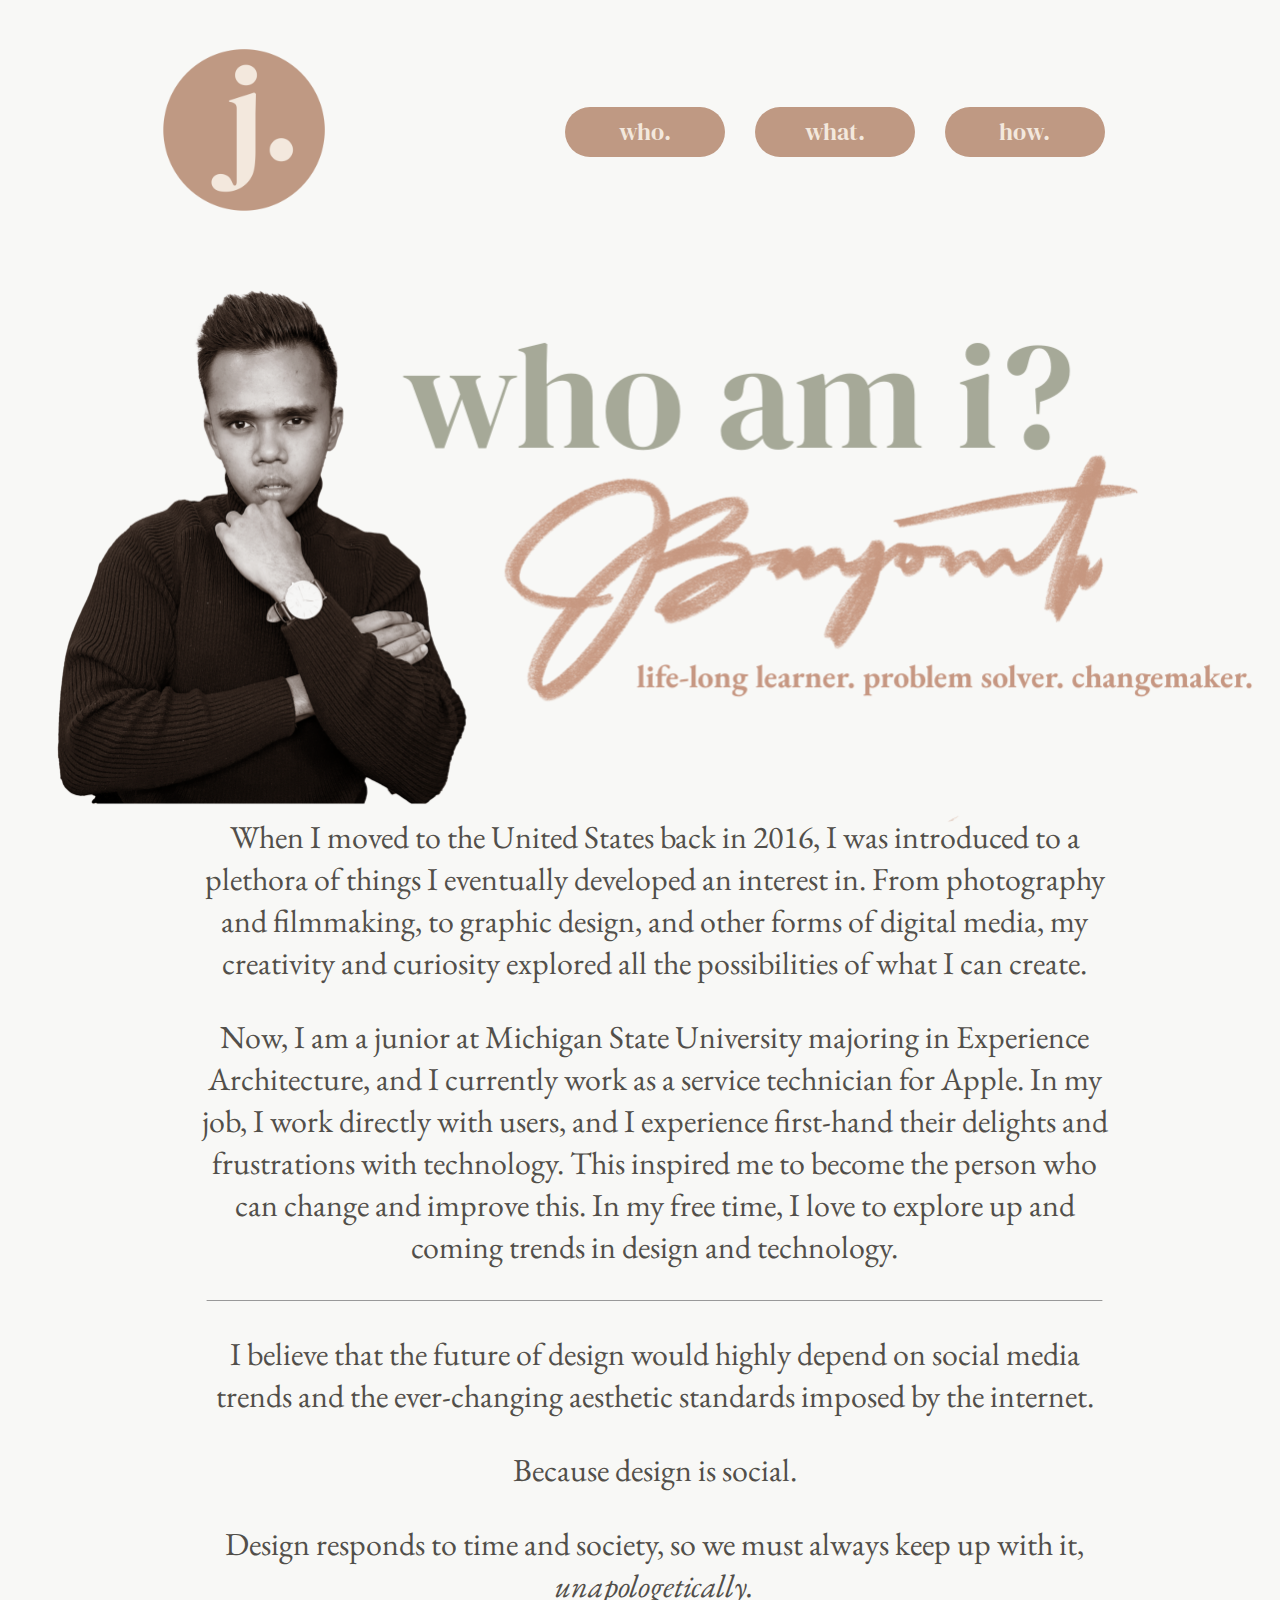
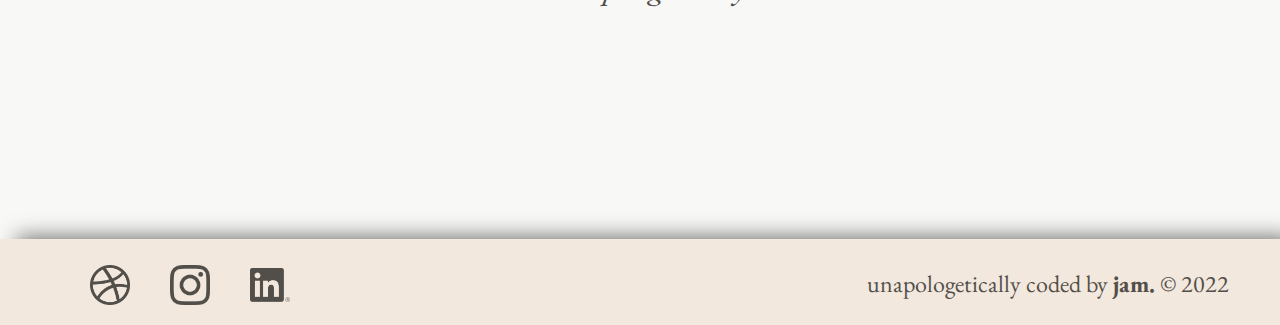
<file: about.html>
<!DOCTYPE html>
<html lang="en">
  <head>
    <title>jam. | WHO</title>
    <meta charset="UTF-8" />
    <meta http-equiv="X-UA-Compatible" content="IE=edge" />
    <meta name="viewport" content="width=device-width, initial-scale=1" />
    <meta
      name="description"
      content="Jam Bayoneto is an aspiring UX designer currently attending Michigan State University."
    />
    <meta
      name="keywords"
      content="UX, UI, Design, Google, Apple, PW, content creator"
    />
    <meta name="robots" content="index,follow" />
    <meta name="author" content="Jam Bayoneto" />
    <link rel="icon" href="/images/Logo_j-01.png" />
    <link rel="stylesheet" href="index.css" />
    <style>
      @import url("https://fonts.googleapis.com/css2?family=DM+Serif+Display:ital@0;1&display=swap");
      @import url("https://fonts.googleapis.com/css2?family=EB+Garamond:ital,wght@0,400;0,500;0,600;0,700;0,800;1,400;1,500;1,600;1,700;1,800&display=swa");
    </style>
    <script src="https://ajax.googleapis.com/ajax/libs/jquery/1.7.1/jquery.min.js"></script>
    <script src="index.js"></script>
  </head>

  <body class="main-container">
  <!--Navigation-->
  <header class="nav-grid">
    <div class="home-button">
      <a href="index.html">
        <img src="images/Logo_j-01.png" width="200" />
      </a>
    </div>
    <div class="nav">
      <ul class="nav-links">
        <li><a class=""nav-button" href="about.html"><button>who.</button></a></li>
        <li><a class=""nav-button" href="works.html"><button>what.</button></a></li>
        <li><a class=""nav-button" href="contact.html"><button>how.</button></a></li>
      </ul>
    </div>
  </header>
<!--End Navigation-->
<!--content-->
<div class="content-about">
  <img class="ab-banner" src="images/about-banner.png" width="1196px" height="541px">
  <div class="ab-con1">
    <p>When I moved to the United States back in 2016, I was introduced to a plethora of things I eventually developed an interest in. From photography and filmmaking, to graphic design, and other forms of digital media, my creativity and curiosity explored all the possibilities of what I can create.</p>
    <p>Now, I am a junior at Michigan State University majoring in Experience Architecture, and I currently work as a service technician for Apple. In my job, I work directly with users, and I experience first-hand their delights and frustrations with technology. This inspired me to become the person who can change and improve this. In my free time, I love to explore up and coming trends in design and technology.</p>
  </div>
  <img class="ab-line" src="images/Line.svg" width="909px">
  <div class="ab-con2">
    <p>I believe that the future of design would highly depend on social media trends and the ever-changing aesthetic standards imposed by the internet.</p>
    <p>Because design is social.</p>
    <p>Design responds to time and society, so we must always keep up with it, <em>unapologetically.</em></p>
  </div>
  <div class="ab-con3">.jam</div>
</div>
<!--end content-->
<!--footer-->
<footer>
  <div class="socials">
    <ul>
      <li><a href="https://dribbble.com/jambayoneto" target="_blank"><img src="images/dribble.png" width="40px"></a></li>
    </ul>
    <ul>
      <li><a href="https://instagram.com/jamuxd" target="_blank"><img src="images/instagram.png" width="40px"></a></li>
    </ul>
    <ul>
      <li><a href="https://www.linkedin.com/in/jambayoneto" target="_blank"><img src="images/linkedin.png" width="40px"></a></li>
    </ul>
  </div>
  <div class="copyright">
    <p>unapologetically coded by <b>jam.</b> &copy; 2022</p>
  </div>
</footer>
<!--end footer-->
  </body>
</html>
</file>
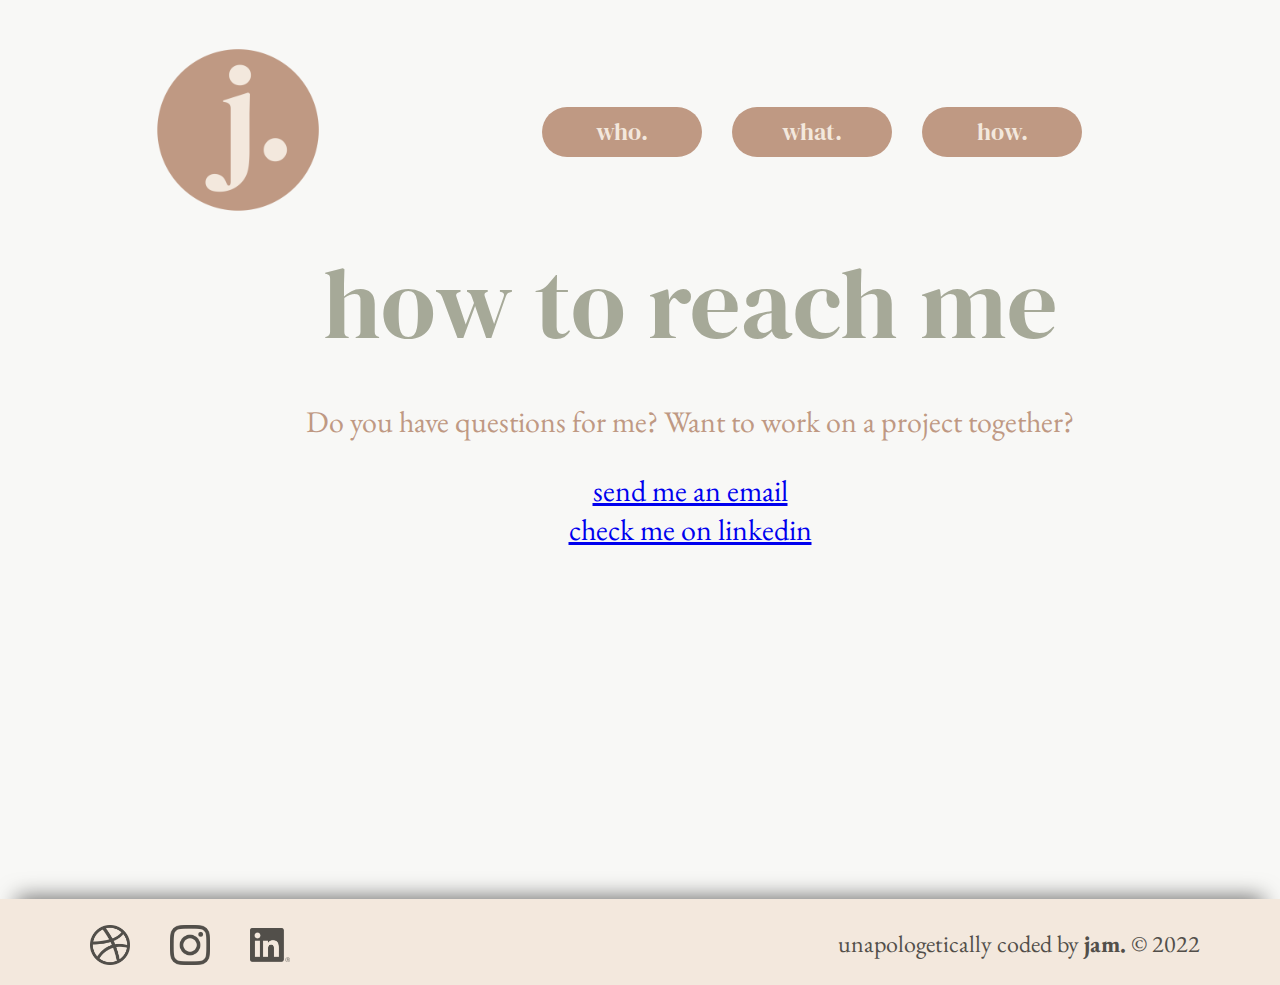
<file: contact.html>
<!DOCTYPE html>
<html lang="en">
  <head>
    <title>jam. | WHO</title>
    <meta charset="UTF-8" />
    <meta http-equiv="X-UA-Compatible" content="IE=edge" />
    <meta name="viewport" content="width=device-width, initial-scale=1" />
    <meta
      name="description"
      content="Jam Bayoneto is an aspiring UX designer currently attending Michigan State University."
    />
    <meta
      name="keywords"
      content="UX, UI, Design, Google, Apple, PW, content creator"
    />
    <meta name="robots" content="index,follow" />
    <meta name="author" content="Jam Bayoneto" />
    <link rel="icon" href="/images/Logo_j-01.png" />
    <link rel="stylesheet" href="index.css" />
    <style>
      @import url("https://fonts.googleapis.com/css2?family=DM+Serif+Display:ital@0;1&display=swap");
      @import url("https://fonts.googleapis.com/css2?family=EB+Garamond:ital,wght@0,400;0,500;0,600;0,700;0,800;1,400;1,500;1,600;1,700;1,800&display=swa");
    </style>
    <script src="https://ajax.googleapis.com/ajax/libs/jquery/1.7.1/jquery.min.js"></script>
    <script src="index.js"></script>
  </head>

  <body class="main-container">
  <!--Navigation-->
  <header class="nav-grid">
    <div class="home-button">
      <a href="index.html">
        <img src="images/Logo_j-01.png" width="200" />
      </a>
    </div>
    <div class="nav">
      <ul class="nav-links">
        <li><a class=""nav-button" href="about.html"><button>who.</button></a></li>
        <li><a class=""nav-button" href="works.html"><button>what.</button></a></li>
        <li><a class=""nav-button" href="contact.html"><button>how.</button></a></li>
      </ul>
    </div>
  </header>
<!--End Navigation-->
<!--content-->
<div class="content-contact">
    <div class="cont-banner">how to reach me</div>
    <div class="cont-embody">
        <p>Do you have questions for me? Want to work on a project together?</p>
    </div>
    <div class="cont-email"><a href="mailto:bayonet2@msu.edu">send me an email</a></div>
    <div class="cont-social"><a href="https://www.linkedin.com/in/jambayoneto">check me on linkedin</a></div>
</div>
<!--end content-->
<!--footer-->
<footer>
  <div class="socials">
    <ul>
      <li><a href="https://dribbble.com/jambayoneto" target="_blank"><img src="images/dribble.png" width="40px"></a></li>
    </ul>
    <ul>
      <li><a href="https://instagram.com/jamuxd" target="_blank"><img src="images/instagram.png" width="40px"></a></li>
    </ul>
    <ul>
      <li><a href="https://www.linkedin.com/in/jambayoneto" target="_blank"><img src="images/linkedin.png" width="40px"></a></li>
    </ul>
  </div>
  <div class="copyright">
    <p>unapologetically coded by <b>jam.</b> &copy; 2022</p>
  </div>
</footer>
<!--end footer-->
  </body>
</html>
</file>
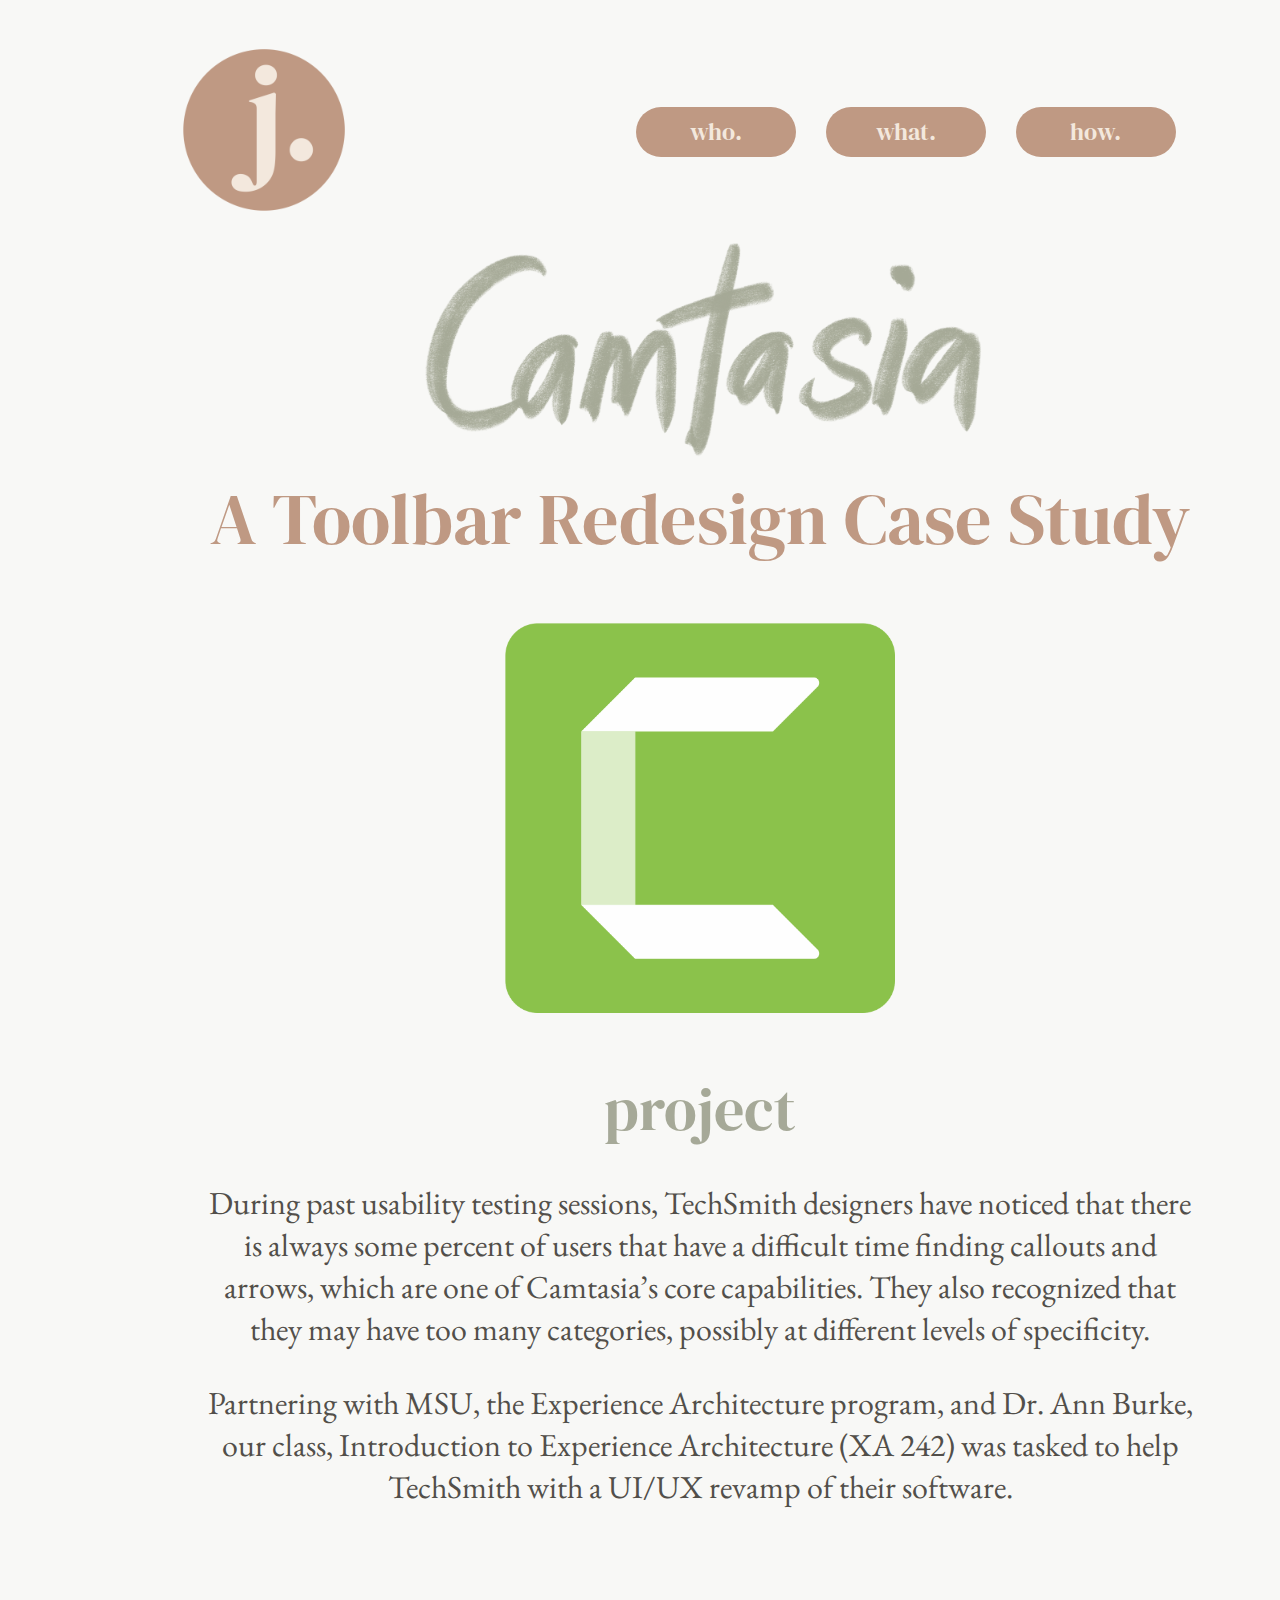
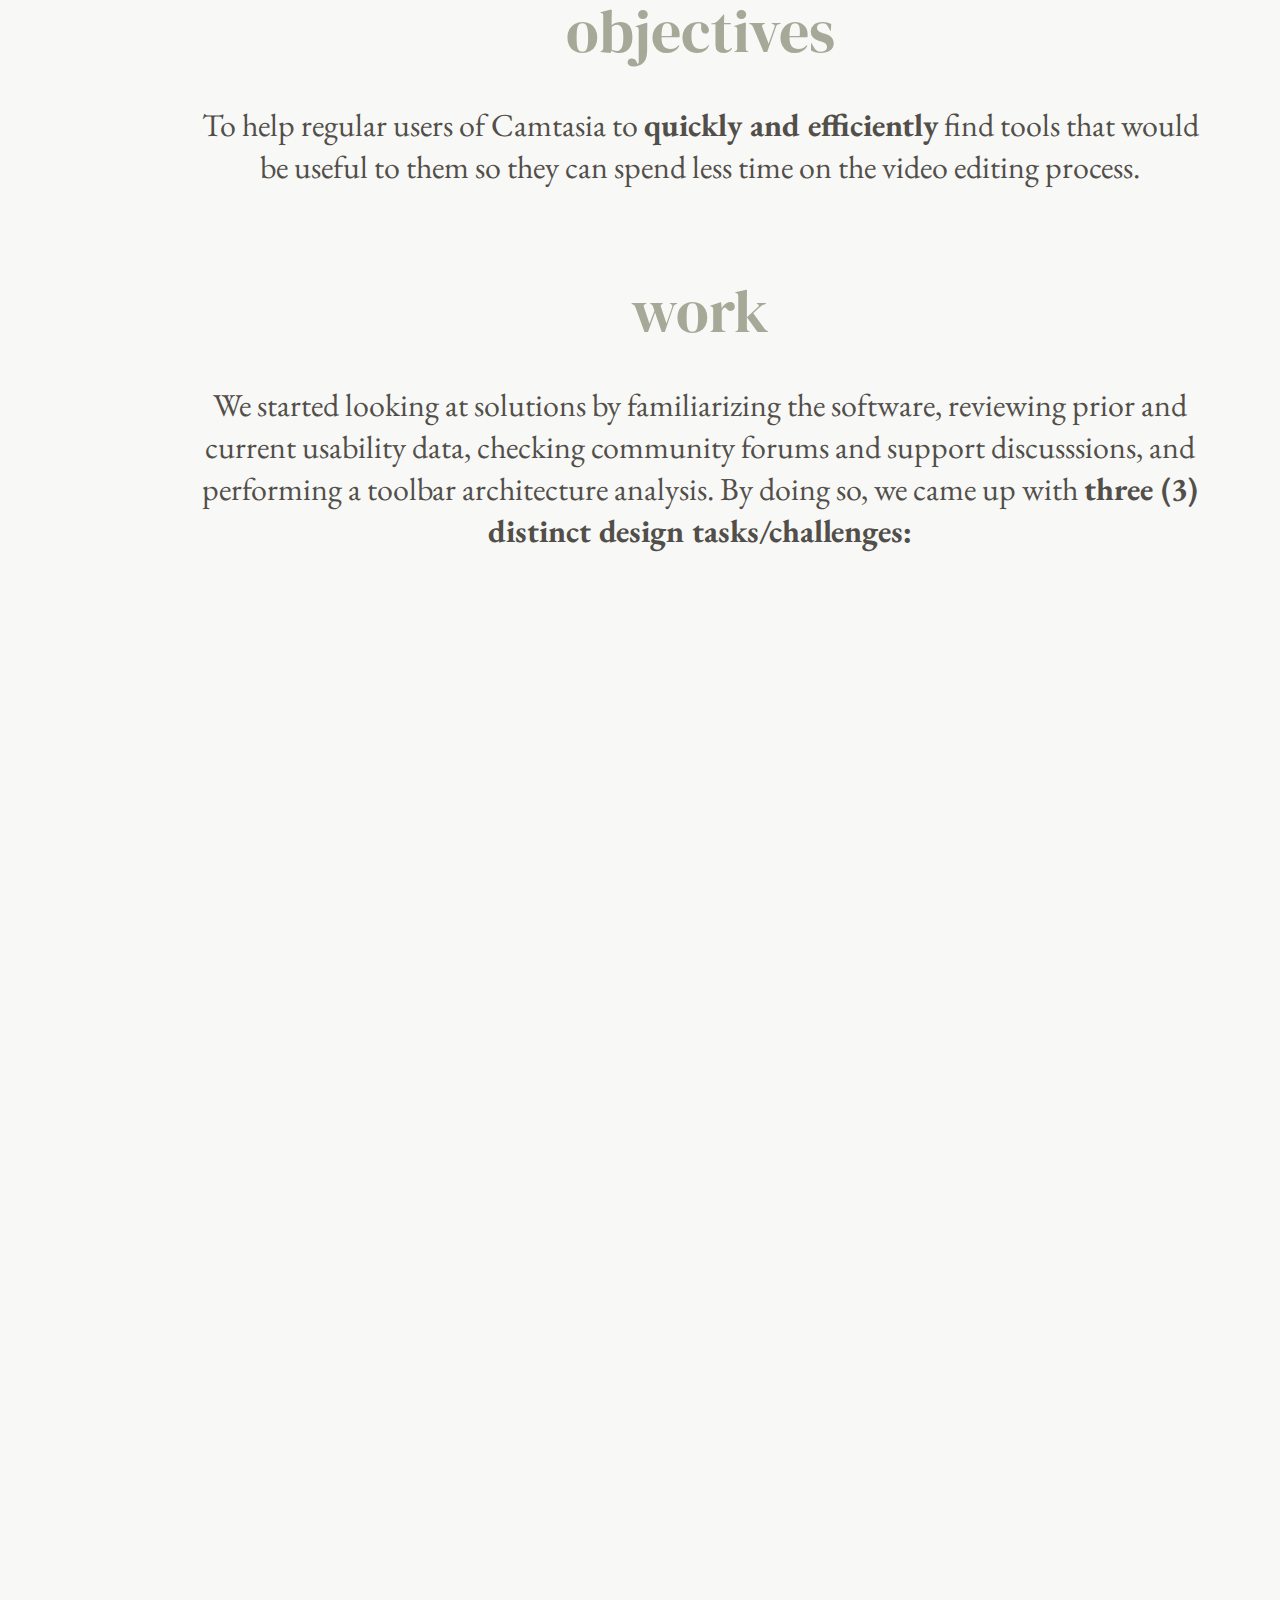
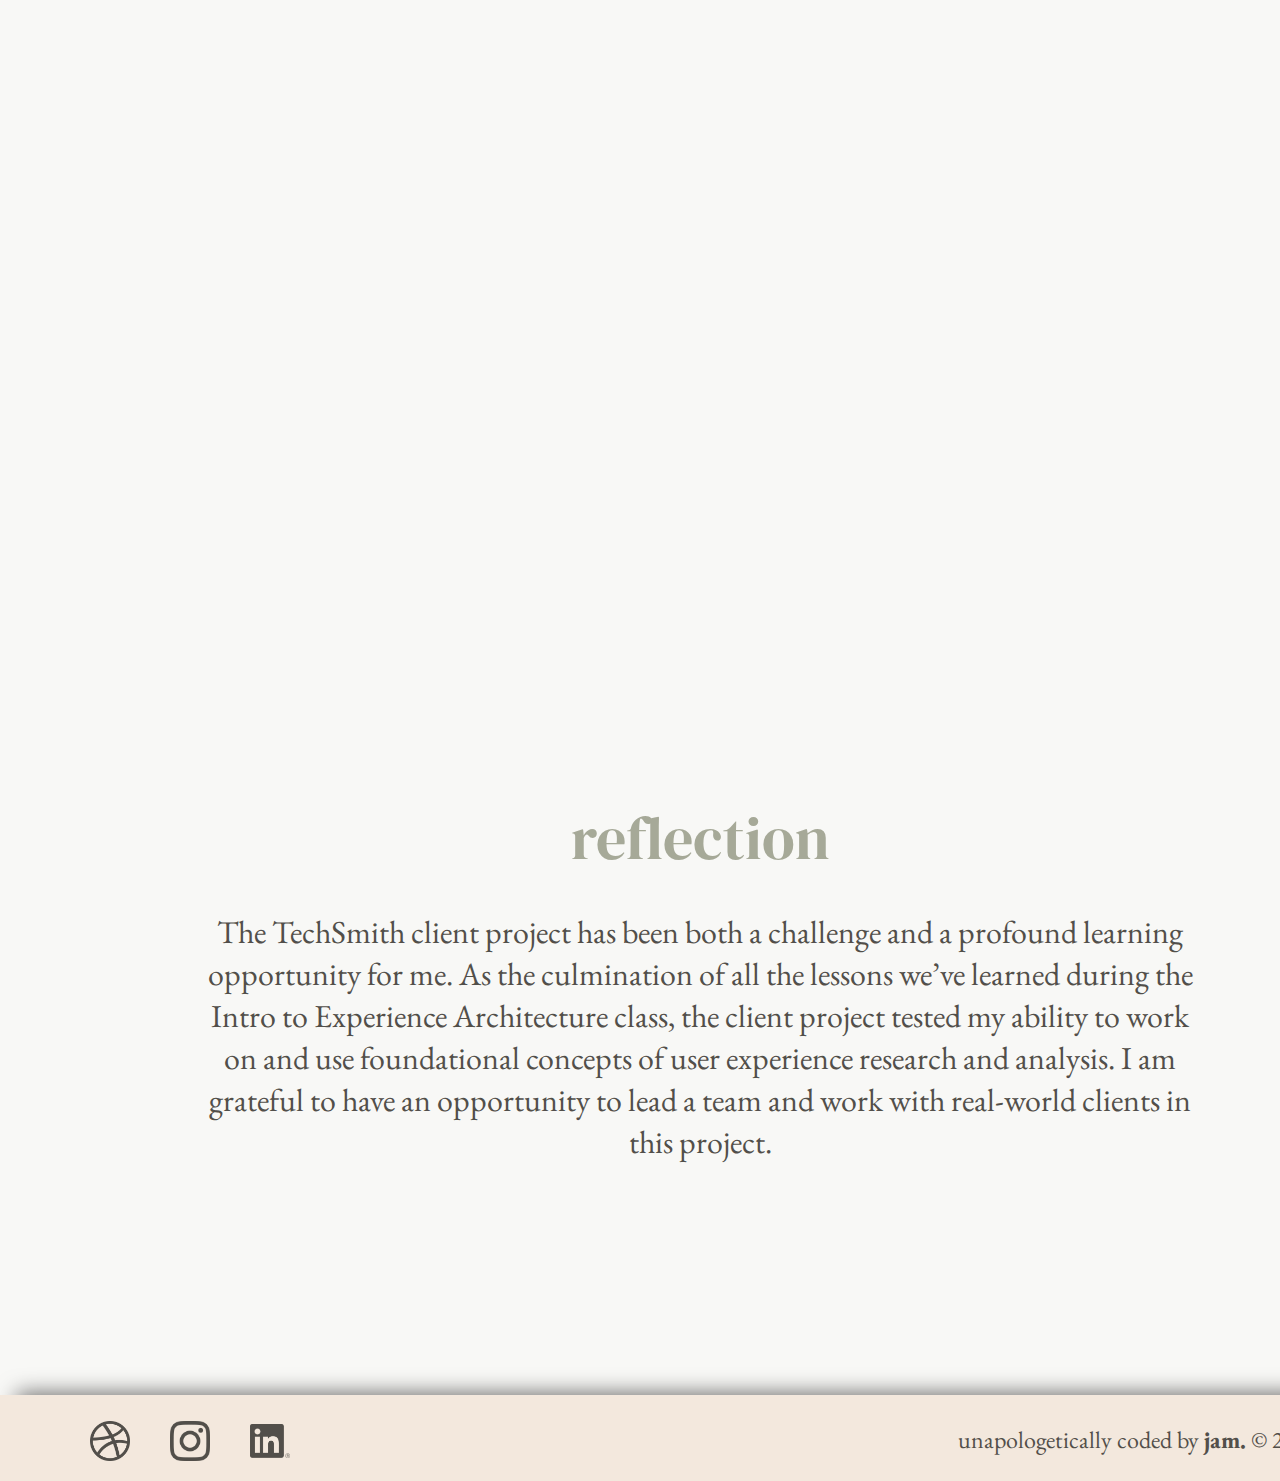
<file: techsmith.html>
<!DOCTYPE html>
<html lang="en">
  <head>
    <title>jam. | TechSmith CS</title>
    <meta charset="UTF-8" />
    <meta http-equiv="X-UA-Compatible" content="IE=edge" />
    <meta name="viewport" content="width=device-width, initial-scale=1" />
    <meta
      name="description"
      content="Jam Bayoneto is an aspiring UX designer currently attending Michigan State University."
    />
    <meta
      name="keywords"
      content="UX, UI, Design, Google, Apple, PW, content creator"
    />
    <meta name="robots" content="index,follow" />
    <meta name="author" content="Jam Bayoneto" />
    <link rel="icon" href="/images/Logo_j-01.png" />
    <link rel="stylesheet" href="index.css" />
    <style>
      @import url("https://fonts.googleapis.com/css2?family=DM+Serif+Display:ital@0;1&display=swap");
      @import url("https://fonts.googleapis.com/css2?family=EB+Garamond:ital,wght@0,400;0,500;0,600;0,700;0,800;1,400;1,500;1,600;1,700;1,800&display=swa");
    </style>
    <script src="https://ajax.googleapis.com/ajax/libs/jquery/1.7.1/jquery.min.js"></script>
    <script src="index.js"></script>
  </head>

  <body class="main-container">
  <!--Navigation-->
  <header class="nav-grid">
    <div class="home-button">
      <a href="index.html">
        <img src="images/Logo_j-01.png" width="200" />
      </a>
    </div>
    <div class="nav">
      <ul class="nav-links">
        <li><a class=""nav-button" href="about.html"><button>who.</button></a></li>
        <li><a class=""nav-button" href="works.html"><button>what.</button></a></li>
        <li><a class=""nav-button" href="contact.html"><button>how.</button></a></li>
      </ul>
    </div>
  </header>
<!--End Navigation-->
<!--content-->
<div class="ts-container">
  <img class="cam-img" src="images/camtasia.png" width="588px" height="235px">
  <div class="ts-title"> A Toolbar Redesign Case Study</div>
  <img class="cam-logo" src="images/cam-logo.png" width="390px" height="390px">
  <div class="ts-p">project</div>
  <div class="ts-pcon">
    <p>During past usability testing sessions, TechSmith designers have noticed that there is always some percent of users that have a difficult time finding callouts and arrows, which are one of Camtasia’s core capabilities. They also recognized that they may have too many categories, possibly at different levels of specificity.</p>
    <p>Partnering with MSU, the Experience Architecture program, and Dr. Ann Burke, our class, Introduction to Experience Architecture (XA 242) was tasked to help TechSmith with a UI/UX revamp of their software.</p>
  </div>
  <div class="ts-o">objectives</div>
  <div class="ts-ocon">
    <p>To help regular users of Camtasia to <strong>quickly and efficiently</strong> find tools that would be useful to them so they can spend less time on the video editing process.</p>
  </div>
  <div class="ts-w">work</div>
  <div class="ts-wcon">
    <p>We started looking at solutions by familiarizing the software, reviewing prior and current usability data, checking community forums and support discusssions, and performing a toolbar architecture analysis. By doing so, we came up with <strong>three (3) distinct design tasks/challenges:</strong></p>
  </div>
  <img class="ts-w1" src="images/ts-w1.png" width="532px" height="74px">
  <img class="work1" src="images/work1.png" width="936px" height="527px">
  <img class="ts-w2" src="images/ts-w2.png" width="532px" height="74px">
  <img class="work2" src="images/textandshapes.png" width="377px" height="566px">
  <img class="work22" src="images/annotations.png" width="377px" height="566px">
  <div class="work2cap">
    <p>Text and Shapes</p>
  </div>
  <div class="work22cap">
    <p>Annotations</p>
  </div>
  <img class="ts-w3" src="images/ts-w3.png" width="532px" height="74px">
  <img class="work3" src="images/animations.png" width="377px" height="566px">
  <div class="work3cap">
    <p>Animations</p>
  </div>
  <div class="ts-e">end result</div>
  <div class="ts-econ">
    <p>After considering the design challenges mentioned above, we came up with this prototype of a restructured and redesigned toolbar for TechSmith’s Camtasia.</p>
  </div>
  <div class="ts-efigma">
    <iframe style="border: 1px solid rgba(0, 0, 0, 0.1);" width="600" height="800" src="https://www.figma.com/embed?embed_host=share&url=https%3A%2F%2Fwww.figma.com%2Fproto%2Fzla8qc7VBC5LbTKMOQqjWK%2FTechSmith-Client-Project%3Fpage-id%3D0%253A1%26node-id%3D50%253A180%26viewport%3D241%252C48%252C0.36%26scaling%3Dscale-down%26starting-point-node-id%3D50%253A180" allowfullscreen></iframe>
  </div>
  <div class="ts-r">reflection</div>
  <div class="ts-rcon">
    <p>   The TechSmith client project has been both a challenge and a profound learning opportunity for me. As the culmination of all the lessons we’ve learned during the Intro to Experience Architecture class, the client project tested my ability to work on and use foundational concepts of user experience research and analysis. I am grateful to have an opportunity to lead a team and work with real-world clients in this project.</p>
  </div>
</div>
<!--end content-->
<!--footer-->
<footer>
  <div class="socials">
    <ul>
      <li><a href="https://dribbble.com/jambayoneto" target="_blank"><img src="images/dribble.png" width="40px"></a></li>
    </ul>
    <ul>
      <li><a href="https://instagram.com/jamuxd" target="_blank"><img src="images/instagram.png" width="40px"></a></li>
    </ul>
    <ul>
      <li><a href="https://www.linkedin.com/in/jambayoneto" target="_blank"><img src="images/linkedin.png" width="40px"></a></li>
    </ul>
  </div>
  <div class="copyright">
    <p>unapologetically coded by <b>jam.</b> &copy; 2022</p>
  </div>
</footer>
<!--end footer-->
  </body>
</html>
</file>
<file: index.css>
/*JAM BAYONETO'S CSS for 410 portfolio*/
/*Universal CSS*/
html {
  background-color: #f8f8f6;
  margin: 0%;
}
body {
  display: grid;
  grid-template-rows: auto 1fr auto;
  margin: 0%;
}

/*Navigation Bar*/
/*Positioning*/
.nav-grid {
  grid-row: 1/2;
  grid-column: 1/2;
  display: grid;
  grid-template-columns: 1fr 1.5fr 1fr auto 1fr;
  padding-top: 30px;
}
.home-button {
  grid-column: 2/3;
}
.nav {
  grid-column: 4/5;
  display: grid;
  align-items: end;
}
.nav-links {
  display: grid;
  grid-template-columns: auto auto auto;
  list-style-type: none;
  column-gap: 30px;
  align-self: center;
  justify-self: center;
  padding: 60px;
}
.nav-grid button {
  /*Button*/
  background-color: #bf9983;
  border-radius: 60px;
  padding: 12px;
  width: 160px;
  height: 50px;
  border: none;
  /*Text*/
  color: #f3e8dd;
  font-size: 24px;
  text-align: center;
  line-height: 0px;
  font-family: "DM Serif Display", serif;
}
.nav-grid button:hover {
  /*Button*/
  background-color: #f8f8f6;
  border: 2px solid #bf9983;
  box-shadow: rgba(0, 0, 0, 0.4) 0px 2px 4px,
    rgba(0, 0, 0, 0.3) 0px 7px 13px -3px, rgba(0, 0, 0, 0.2) 0px -3px 0px inset;
  /*Text*/
  color: #bf9983;
  /*Animation*/
  animation-name: butthov;
  animation-duration: 2s;
}
@keyframes butthov {
  from {
    box-shadow: none;
  }
  to {
    box-shadow: rgba(0, 0, 0, 0.4) 0px 2px 4px,
      rgba(0, 0, 0, 0.3) 0px 7px 13px -3px,
      rgba(0, 0, 0, 0.2) 0px -3px 0px inset;
  }
}

/*Content*/
.content-home {
  grid-row: 2/3;
  grid-column: 1/2;
  display: grid;
  grid-template-columns: auto auto;
  grid-template-rows: 1fr 0.5fr;
  margin: 0%;
}

.home1 {
  grid-column: 1/2;
  grid-row: 1/2;
  display: grid;
  grid-template-rows: min-content min-content;
  grid-template-columns: 1fr;
  align-items: start;
  margin-bottom: 0%;
}
.home1 h1 {
  grid-row: 1/2;
  grid-column: 1/2;
  font-size: 350px;
  font-family: "DM Serif Display", serif;
  color: #a6a998;
  margin: 0px 0px 0px 200px;
}
.home1 h2 {
  grid-row: 1/2;
  grid-column: 1/2;
  font-size: 150px;
  font-family: "DM Serif Display", serif;
  color: #524f4a;
  margin: 330px 0px 0px 300px;
}
.home1 h3 {
  font-size: 50px;
  font-family: "EB Garamond", serif;
  color: #cbc3ba;
  margin: 0px 0px 0px 250px;
}

.home2 {
  grid-column: 2/3;
  grid-row: 1/2;
  align-self: center;
  justify-self: start;
  margin-bottom: 0px;
}
#banner {
  height: 800px;
  width: auto;
}

.home3 {
  grid-column: 1/3;
  grid-row: 2/3;
  align-self: start;
  justify-self: center;
  margin-top: 100px;
}
.home3 p {
  font-family: "EB Garamond", serif;
  font-size: 72px;
  color: #524f4a;
  margin: 40px 0px 40px 0px;
}

footer {
  grid-row: 3/4;
  display: grid;
  grid-template-columns: 0.5fr 1fr 1fr;
  background-color: #f3e8dd;
  -webkit-box-shadow: 0px -19px 21px -17px rgba(0, 0, 0, 0.56);
  box-shadow: 0px -19px 21px -17px rgba(0, 0, 0, 0.56);
}
footer ul {
  list-style-type: none;
}
.socials {
  grid-column: 1/2;
  display: grid;
  grid-template-columns: 1fr 1fr 1fr;
  column-gap: 0;
  margin-left: 50px;
  margin-top: 10px;
  align-items: center;
  justify-items: center;
}
.copyright {
  grid-column: 3/4;
  justify-self: end;
  margin-right: 80px;
  margin-top: 5px;
  font-size: 24px;
  font-family: "EB Garamond", serif;
  color: #524f4a;
}

/*ABOUT ME PAGE*/
.content-about {
  display: grid;
  grid-template-columns: 200px auto 200px;
  grid-template-rows: 550px auto auto auto 200px;
}
.content-about p{
  font-family: "EB Garamond";
  color: #524f4a;
  font-size: 32px;
  text-align: center;
}

.ab-banner {
  grid-column:1/4;
  grid-row:1/2;
  align-self:center;
  justify-self:center;
  padding-top:100px;
}

.ab-con1 {
  grid-column:2/3;
  grid-row:2/3;
  align-self:center;
  justify-self:center;
}

.ab-line {
  grid-column:2/3;
  grid-row:3/4;
  align-self:center;
  justify-self:center;
}

.ab-con2 {
  grid-column:2/3;
  grid-row:4/5;
  align-self:center;
  justify-self:center;
}

.ab-con3 {
  grid-column:2/3;
  grid-row:5/6;
  align-self:center;
  justify-self:center;
  font-family: "DM Serif Display";
  color: #a6a998;
  font-size: 60px;
  padding-bottom:100px;
}

/*Works*/
.content-works {
  display: grid;
  grid-template-columns: 1fr 1fr 1fr;
  grid-template-rows: auto 1fr 0.5fr;
  justify-items: center;
  align-items: center;
}

.cnt-banner {
  grid-column: 1/4;
  grid-row: 1/2;
}
.cnt-banner h1 {
  font-size: 120px;
  color: #a6a998;
  text-align: center;
}

.cs1 {
  grid-column: 1/2;
  grid-row: 2/3;
  padding:80px;
}
.cs1:hover .image {
  opacity: 0.3;
}
.cs1:hover .cs1-middle {
  opacity: 1;
}

.cs1-middle {
  transition: 0.5s ease;
  opacity: 0;
  position: relative;
  top: 50%;
  left: 50%;
  transform: translate(-50%, -50%);
  -ms-transform: translate(-50%, -50%);
  -webkit-transform: translate(-50%, -50%);
  text-align: center;
}

.cs1-text {
  background-color: #524f4a;
  color: white;
  font-size: 24px;
  padding: 16px 32px;
  font-family: "DM Serif Display", serif;
}

.cs2 {
  grid-column: 2/3;
  grid-row: 2/3;
  padding:80px;
}

.cs3 {
  grid-column: 3/4;
  grid-row: 2/3;
  padding:80px;
}

.cs-s {
  grid-column: 1/4;
  grid-row: 3/4;
}

/*TechSmith - Case Study*/
.ts-container{
  display:grid;
  grid-template-columns: 200px 1fr 1fr 200px;
  grid-template-rows: auto auto 400px auto auto auto auto auto auto 75px 600px auto 600px auto auto auto auto auto auto;
}
.ts-container p{
  font-family: "EB Garamond";
  font-size: 32px;
  color:#524f4a;
  text-align: center;
}

.cam-img{
  grid-column:2/4;
  grid-row:1/2;
  align-self: center;
  justify-self:center;
}

.ts-title{
  grid-column:2/4;
  grid-row:2/3;
  font-family: "DM Serif Display";
  color:#bf9983;
  font-size: 72px;
  align-self: center;
  justify-self:center;
  margin-bottom:100px;
}

.cam-logo{
  grid-column:2/4;
  grid-row:3/4;
  align-self: center;
  justify-self: center;
  margin-bottom:100px;
}

.ts-p {
  grid-column:2/4;
  grid-row:4/5;
  align-self:center;
  justify-self:center;
  font-family: "DM Serif Display";
  color:#a6a998;
  font-size:  60px;
}

.ts-pcon {
  grid-column:2/4;
  grid-row:5/6;
  margin-bottom:50px;
}

.ts-o {
  grid-column:2/4;
  grid-row:6/7;
  align-self:center;
  justify-self:center;
  font-family: "DM Serif Display";
  color:#a6a998;
  font-size:  60px;
}

.ts-ocon {
  grid-column:2/4;
  grid-row:7/8;
  margin-bottom:50px;
}

.ts-w {
  grid-column:2/4;
  grid-row:8/9;
  align-self:center;
  justify-self:center;
  font-family: "DM Serif Display";
  color:#a6a998;
  font-size:  60px;
}

.ts-wcon {
  grid-column:2/4;
  grid-row:9/10;
  margin-bottom:50px;
}

.ts-w1 {
  grid-column:2/4;
  grid-row:10/11;
  align-self:center;
  justify-self:center;
}

.work1 {
  grid-column:2/4;
  grid-row:11/12;
  align-self:center;
  justify-self:center;
}

.ts-w2 {
  grid-column:2/4;
  grid-row:12/13;
  align-self:center;
  justify-self:center;
  margin-bottom:50px;
}

.work2 {
  grid-column:2/3;
  grid-row:13/14;
  align-self:center;
  justify-self:center;
}
.work2cap {
  grid-column:2/3;
  grid-row:14/15;
  align-self:center;
  justify-self:center;
  margin-bottom:50px;
}

.work22 {
  grid-column:3/4;
  grid-row:13/14;
  align-self:center;
  justify-self:center;
}
.work22cap {
  grid-column:3/4;
  grid-row:14/15;
  align-self:center;
  justify-self:center;
  margin-bottom:50px;
}

.ts-w3 {
  grid-column:2/3;
  grid-row:15/16;
  align-self:center;
  justify-self:center;
}

.work3 {
  grid-column:3/4;
  grid-row:15/16;
  align-self:center;
  justify-self:center;
}

.work3cap {
  grid-column:3/4;
  grid-row:17/18;
  align-self:center;
  justify-self:center;
  margin-bottom:50px;
}

.ts-e {
  grid-column:3/4;
  grid-row:18/19;
  align-self:center;
  justify-self:center;
  grid-column:2/4;
  font-family: "DM Serif Display";
  color:#a6a998;
  font-size:  60px;
}

.ts-econ {
  grid-column:2/4;
  grid-row:19/20;
  align-self:center;
  justify-self:center;
}

.ts-efigma{
  grid-column:2/4;
  grid-row:20/21;
  align-self:center;
  justify-self:center;
  margin-bottom:50px;
}

.ts-r {
  grid-column:2/4;
  grid-row:21/22;
  align-self:center;
  justify-self:center;
  grid-column:2/4;
  font-family: "DM Serif Display";
  color:#a6a998;
  font-size:  60px;
}

.ts-rcon {
  grid-column:2/4;
  grid-row:22/23;
  align-self:center;
  justify-self:center;
  margin-bottom:200px;
}

/*Contact*/

.content-contact {
  display:grid;
  grid-template-columns: 100px auto 100px;
  grid-template-rows: auto auto auto auto;
}

.cont-banner{
  font-family: "DM Serif Display";
  color: #a6a998;
  font-size: 100px;
  align-self: center;
  justify-self: center;
  grid-column:2/4;
  grid-row:1/2;
}

.cont-embody{
  font-family: "EB Garamond";
  color: #bf9983;
  font-size: 30px;
  align-self: center;
  justify-self: center;
  grid-column:2/4;
  grid-row:2/3;
}

.cont-email {
  font-family: "EB Garamond";
  color: #bf9983;
  font-size: 30px;
  align-self: center;
  justify-self: center;
  grid-column:2/4;
  grid-row:3/4;
  text-decoration: none;
}

.cont-email:visited .cont-email:hover .cont-email:active {
  font-family: "EB Garamond";
  color: #bf9983;
  font-size: 30px;
  align-self: center;
  justify-self: center;
  grid-column:2/4;
  grid-row:3/4;
  text-decoration: none;
}

.cont-social {
  font-family: "EB Garamond";
  color: #bf9983;
  font-size: 30px;
  align-self: center;
  justify-self: center;
  grid-column:2/4;
  grid-row:4/5;
  text-decoration: none;
  padding-bottom:350px;
}
</file>
